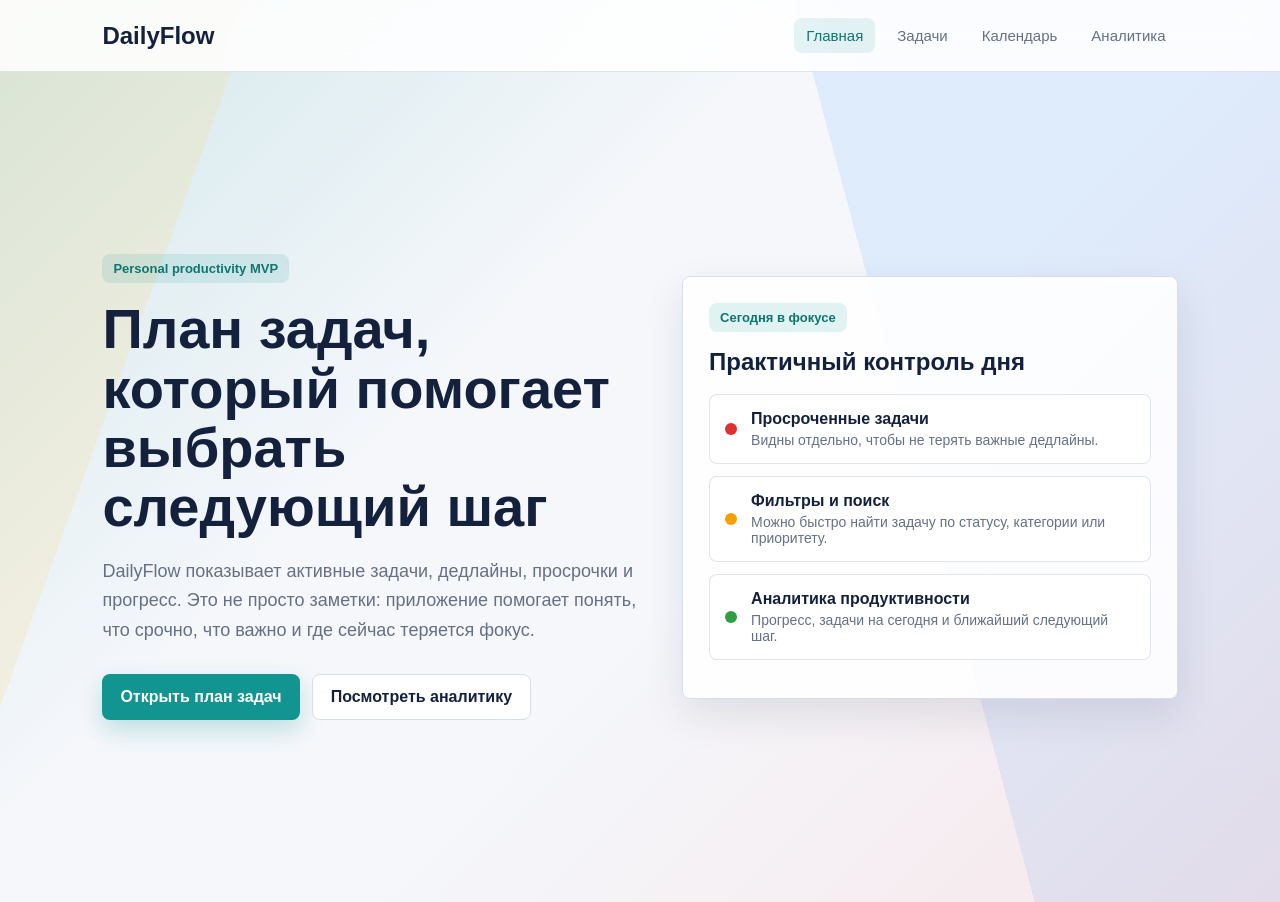
<file: index.html>
<!DOCTYPE html>
<html lang="ru">
<head>
    <meta charset="UTF-8">
    <meta name="viewport" content="width=device-width, initial-scale=1.0">
    <title>DailyFlow — управление задачами</title>
    <link rel="icon" href="data:,">
    <link rel="stylesheet" href="css/style.css">
</head>
<body>

<header class="header">
    <a class="logo" href="index.html">DailyFlow</a>

    <nav class="nav">
        <a class="active" href="index.html">Главная</a>
        <a href="tasks.html">Задачи</a>
        <a href="calendar.html">Календарь</a>
        <a href="analytics.html">Аналитика</a>
    </nav>
</header>

<main class="hero">
    <section class="hero-content">
        <p class="badge">Personal productivity MVP</p>

        <h1>План задач, который помогает выбрать следующий шаг</h1>

        <p class="hero-text">
            DailyFlow показывает активные задачи, дедлайны, просрочки и прогресс.
            Это не просто заметки: приложение помогает понять, что срочно, что важно
            и где сейчас теряется фокус.
        </p>

        <div class="hero-actions">
            <a class="button primary" href="tasks.html">Открыть план задач</a>
            <a class="button secondary" href="analytics.html">Посмотреть аналитику</a>
        </div>
    </section>

    <section class="preview-card">
        <p class="section-kicker">Сегодня в фокусе</p>
        <h2>Практичный контроль дня</h2>

        <div class="task-preview">
            <span class="dot high"></span>
            <div>
                <strong>Просроченные задачи</strong>
                <p>Видны отдельно, чтобы не терять важные дедлайны.</p>
            </div>
        </div>

        <div class="task-preview">
            <span class="dot medium"></span>
            <div>
                <strong>Фильтры и поиск</strong>
                <p>Можно быстро найти задачу по статусу, категории или приоритету.</p>
            </div>
        </div>

        <div class="task-preview">
            <span class="dot low"></span>
            <div>
                <strong>Аналитика продуктивности</strong>
                <p>Прогресс, задачи на сегодня и ближайший следующий шаг.</p>
            </div>
        </div>
    </section>
</main>

</body>
</html>
</file>
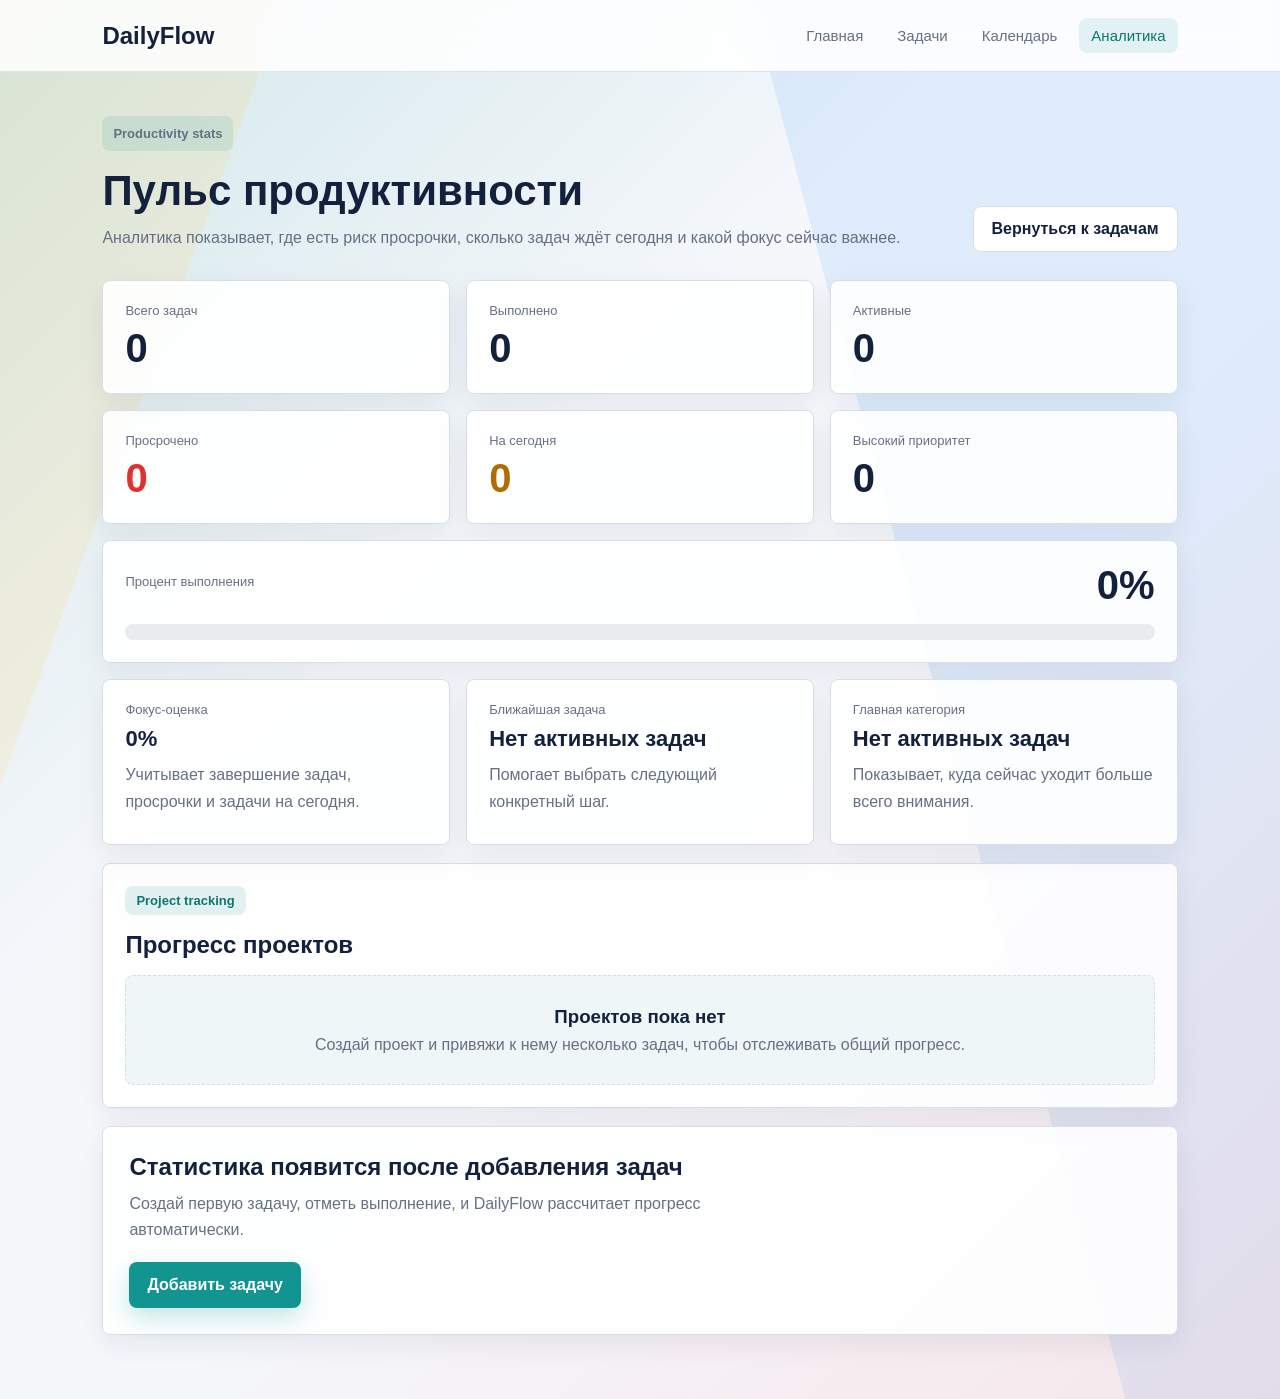
<file: analytics.html>
<!DOCTYPE html>
<html lang="ru">
<head>
    <meta charset="UTF-8">
    <meta name="viewport" content="width=device-width, initial-scale=1.0">
    <title>DailyFlow — аналитика</title>
    <link rel="icon" href="data:,">
    <link rel="stylesheet" href="css/style.css">
</head>
<body>

<header class="header">
    <a class="logo" href="index.html">DailyFlow</a>

    <nav class="nav">
        <a href="index.html">Главная</a>
        <a href="tasks.html">Задачи</a>
        <a href="calendar.html">Календарь</a>
        <a class="active" href="analytics.html">Аналитика</a>
    </nav>
</header>

<main class="page">
    <section class="page-header page-header-row">
        <div>
            <p class="badge">Productivity stats</p>
            <h1>Пульс продуктивности</h1>
            <p>Аналитика показывает, где есть риск просрочки, сколько задач ждёт сегодня и какой фокус сейчас важнее.</p>
        </div>

        <a class="button secondary" href="tasks.html">Вернуться к задачам</a>
    </section>

    <section class="analytics-layout" id="analytics">
        <article class="stat-card">
            <span>Всего задач</span>
            <strong id="totalTasks">0</strong>
        </article>

        <article class="stat-card">
            <span>Выполнено</span>
            <strong id="completedTasks">0</strong>
        </article>

        <article class="stat-card">
            <span>Активные</span>
            <strong id="activeTasks">0</strong>
        </article>

        <article class="stat-card danger-card">
            <span>Просрочено</span>
            <strong id="overdueTasks">0</strong>
        </article>

        <article class="stat-card today-card">
            <span>На сегодня</span>
            <strong id="todayTasks">0</strong>
        </article>

        <article class="stat-card">
            <span>Высокий приоритет</span>
            <strong id="highPriorityTasks">0</strong>
        </article>

        <article class="stat-card progress-card">
            <div>
                <span>Процент выполнения</span>
                <strong id="completionRate">0%</strong>
            </div>

            <div class="progress-track" aria-label="Прогресс выполнения задач">
                <div class="progress-fill" id="progressFill"></div>
            </div>
        </article>

        <article class="insight-card">
            <span>Фокус-оценка</span>
            <strong id="focusScore">0%</strong>
            <p>Учитывает завершение задач, просрочки и задачи на сегодня.</p>
        </article>

        <article class="insight-card">
            <span>Ближайшая задача</span>
            <strong id="nearestTask">Нет активных задач</strong>
            <p>Помогает выбрать следующий конкретный шаг.</p>
        </article>

        <article class="insight-card">
            <span>Главная категория</span>
            <strong id="focusCategory">Нет активных задач</strong>
            <p>Показывает, куда сейчас уходит больше всего внимания.</p>
        </article>
    </section>

    <section class="project-analytics">
        <div class="list-top">
            <div>
                <p class="section-kicker">Project tracking</p>
                <h2>Прогресс проектов</h2>
            </div>
        </div>

        <div class="project-list" id="analyticsProjectList"></div>
    </section>

    <section class="analytics-empty" id="analyticsEmpty" hidden>
        <h2>Статистика появится после добавления задач</h2>
        <p>Создай первую задачу, отметь выполнение, и DailyFlow рассчитает прогресс автоматически.</p>
        <a class="button primary" href="tasks.html">Добавить задачу</a>
    </section>
</main>

<script src="js/app.js"></script>
</body>
</html>
</file>
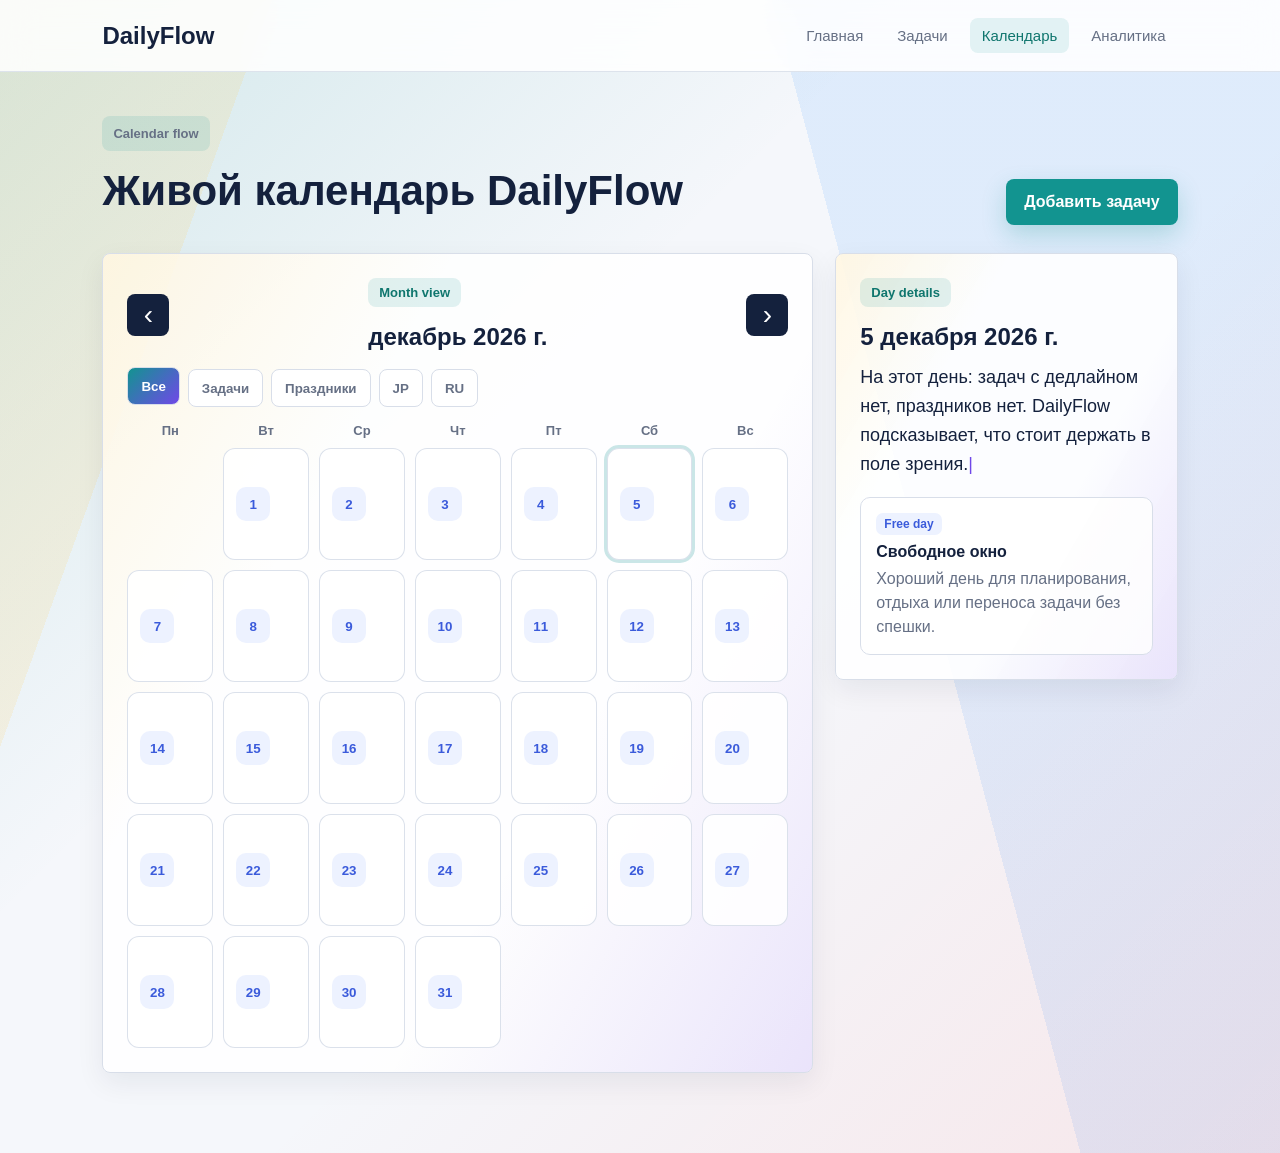
<file: calendar.html>
<!DOCTYPE html>
<html lang="ru">
<head>
    <meta charset="UTF-8">
    <meta name="viewport" content="width=device-width, initial-scale=1.0">
    <title>DailyFlow — календарь</title>
    <link rel="icon" href="data:,">
    <link rel="stylesheet" href="css/style.css">
</head>
<body>

<header class="header">
    <a class="logo" href="index.html">DailyFlow</a>

    <nav class="nav">
        <a href="index.html">Главная</a>
        <a href="tasks.html">Задачи</a>
        <a class="active" href="calendar.html">Календарь</a>
        <a href="analytics.html">Аналитика</a>
    </nav>
</header>

<main class="page calendar-page">
    <section class="page-header page-header-row">
        <div>
            <p class="badge">Calendar flow</p>
            <h1>Живой календарь DailyFlow</h1>
        </div>

        <a class="button primary" href="tasks.html">Добавить задачу</a>
    </section>

    <section class="calendar-shell">
        <div class="calendar-panel">
            <div class="calendar-toolbar">
                <button class="calendar-nav" id="prevMonth" type="button">‹</button>
                <div>
                    <p class="section-kicker">Month view</p>
                    <h2 id="calendarTitle">Месяц</h2>
                </div>
                <button class="calendar-nav" id="nextMonth" type="button">›</button>
            </div>

            <div class="calendar-tabs" aria-label="Фильтр календаря">
                <button class="calendar-tab active" data-calendar-filter="all" type="button">Все</button>
                <button class="calendar-tab" data-calendar-filter="tasks" type="button">Задачи</button>
                <button class="calendar-tab" data-calendar-filter="holidays" type="button">Праздники</button>
                <button class="calendar-tab" data-calendar-filter="jp" type="button">JP</button>
                <button class="calendar-tab" data-calendar-filter="ru" type="button">RU</button>
            </div>

            <div class="calendar-weekdays">
                <span>Пн</span>
                <span>Вт</span>
                <span>Ср</span>
                <span>Чт</span>
                <span>Пт</span>
                <span>Сб</span>
                <span>Вс</span>
            </div>

            <div class="calendar-grid" id="calendarGrid"></div>
        </div>

        <aside class="day-panel">
            <p class="section-kicker">Day details</p>
            <h2 id="selectedDayTitle">Выбери день</h2>
            <p class="typing-text" id="selectedDayText">Нажми на дату, и календарь покажет задачи, праздники и смысл дня.</p>
            <div class="day-events" id="selectedDayEvents"></div>
        </aside>
    </section>
</main>

<script src="js/app.js"></script>
</body>
</html>
</file>
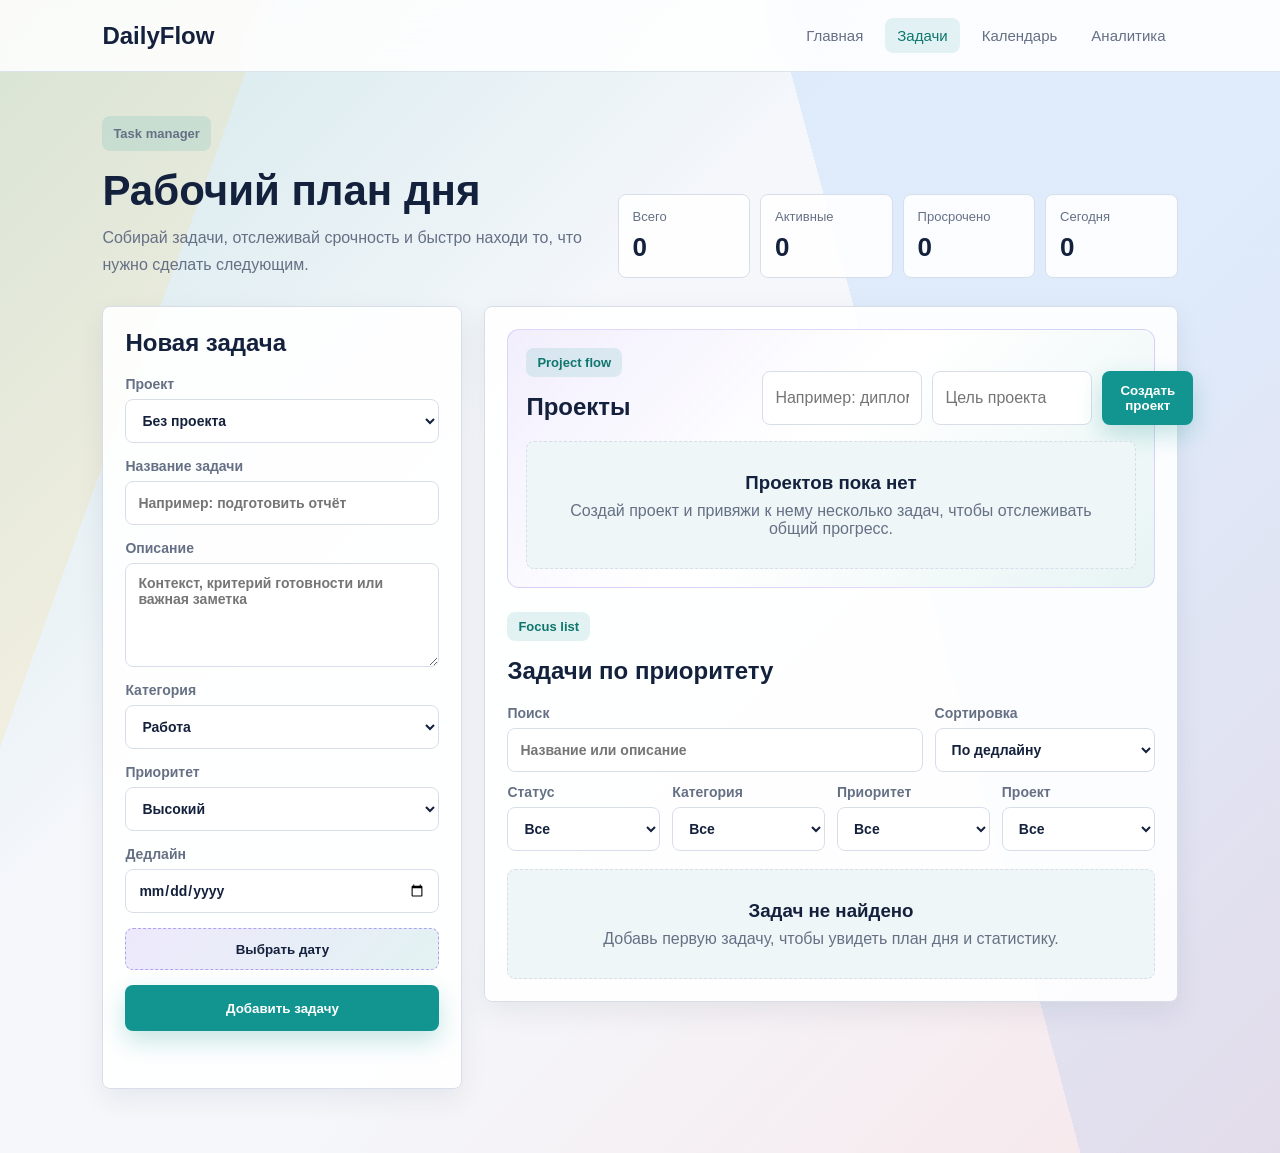
<file: tasks.html>
<!DOCTYPE html>
<html lang="ru">
<head>
    <meta charset="UTF-8">
    <meta name="viewport" content="width=device-width, initial-scale=1.0">
    <title>DailyFlow — задачи</title>
    <link rel="icon" href="data:,">
    <link rel="stylesheet" href="css/style.css">
</head>
<body>

<header class="header">
    <a class="logo" href="index.html">DailyFlow</a>

    <nav class="nav">
        <a href="index.html">Главная</a>
        <a class="active" href="tasks.html">Задачи</a>
        <a href="calendar.html">Календарь</a>
        <a href="analytics.html">Аналитика</a>
    </nav>
</header>

<main class="page">
    <section class="page-header page-header-row">
        <div>
            <p class="badge">Task manager</p>
            <h1>Рабочий план дня</h1>
            <p>Собирай задачи, отслеживай срочность и быстро находи то, что нужно сделать следующим.</p>
        </div>

        <div class="mini-stats" aria-label="Краткая статистика задач">
            <article>
                <span>Всего</span>
                <strong id="taskStatTotal">0</strong>
            </article>
            <article>
                <span>Активные</span>
                <strong id="taskStatActive">0</strong>
            </article>
            <article>
                <span>Просрочено</span>
                <strong id="taskStatOverdue">0</strong>
            </article>
            <article>
                <span>Сегодня</span>
                <strong id="taskStatToday">0</strong>
            </article>
        </div>
    </section>

    <section class="tasks-layout">
        <form class="task-form" id="taskForm">
            <h2>Новая задача</h2>

            <label>
                Проект
                <select id="taskProject">
                    <option value="">Без проекта</option>
                </select>
            </label>

            <label>
                Название задачи
                <input type="text" id="taskTitle" placeholder="Например: подготовить отчёт" required>
            </label>

            <label>
                Описание
                <textarea id="taskDescription" rows="4" placeholder="Контекст, критерий готовности или важная заметка"></textarea>
            </label>

            <label>
                Категория
                <select id="taskCategory">
                    <option value="Работа">Работа</option>
                    <option value="Учёба">Учёба</option>
                    <option value="Дом">Дом</option>
                    <option value="Здоровье">Здоровье</option>
                    <option value="Личное">Личное</option>
                </select>
            </label>

            <label>
                Приоритет
                <select id="taskPriority">
                    <option value="Высокий">Высокий</option>
                    <option value="Средний">Средний</option>
                    <option value="Низкий">Низкий</option>
                </select>
            </label>

            <label>
                Дедлайн
                <input type="date" id="taskDeadline" required>
            </label>

            <button class="date-trigger" id="openDatePicker" type="button">Выбрать дату</button>

            <div class="deadline-picker" id="deadlinePicker" hidden>
                <div class="deadline-picker-top">
                    <button class="calendar-nav" id="deadlinePrev" type="button">‹</button>
                    <strong id="deadlineTitle">Месяц</strong>
                    <button class="calendar-nav" id="deadlineNext" type="button">›</button>
                </div>
                <div class="deadline-weekdays">
                    <span>Пн</span>
                    <span>Вт</span>
                    <span>Ср</span>
                    <span>Чт</span>
                    <span>Пт</span>
                    <span>Сб</span>
                    <span>Вс</span>
                </div>
                <div class="deadline-grid" id="deadlineGrid"></div>
                <p class="deadline-hint" id="deadlineHint">Выбери день, и дата сразу попадёт в задачу.</p>
            </div>

            <button class="button primary" type="submit">Добавить задачу</button>

            <p class="form-message" id="formMessage"></p>
        </form>

        <section class="task-list-section">
            <section class="project-section">
                <div class="project-section-top">
                    <div>
                        <p class="section-kicker">Project flow</p>
                        <h2>Проекты</h2>
                    </div>

                    <form class="project-form" id="projectForm">
                        <input type="text" id="projectTitle" placeholder="Например: дипломный проект" required>
                        <input type="text" id="projectGoal" placeholder="Цель проекта">
                        <button class="button primary" type="submit">Создать проект</button>
                    </form>
                </div>

                <div class="project-list" id="projectList"></div>
            </section>

            <div class="list-top">
                <div>
                    <p class="section-kicker">Focus list</p>
                    <h2>Задачи по приоритету</h2>
                </div>
            </div>

            <div class="search-row">
                <label>
                    Поиск
                    <input type="search" id="taskSearch" placeholder="Название или описание">
                </label>

                <label>
                    Сортировка
                    <select id="taskSort">
                        <option value="deadline">По дедлайну</option>
                        <option value="priority">По приоритету</option>
                        <option value="created">Сначала новые</option>
                    </select>
                </label>
            </div>

            <div class="filters">
                <label>
                    Статус
                    <select id="taskFilter">
                        <option value="all">Все</option>
                        <option value="active">Активные</option>
                        <option value="completed">Выполненные</option>
                        <option value="overdue">Просроченные</option>
                        <option value="today">На сегодня</option>
                    </select>
                </label>

                <label>
                    Категория
                    <select id="categoryFilter">
                        <option value="all">Все</option>
                        <option value="Работа">Работа</option>
                        <option value="Учёба">Учёба</option>
                        <option value="Дом">Дом</option>
                        <option value="Здоровье">Здоровье</option>
                        <option value="Личное">Личное</option>
                    </select>
                </label>

                <label>
                    Приоритет
                    <select id="priorityFilter">
                        <option value="all">Все</option>
                        <option value="Высокий">Высокий</option>
                        <option value="Средний">Средний</option>
                        <option value="Низкий">Низкий</option>
                    </select>
                </label>

                <label>
                    Проект
                    <select id="projectFilter">
                        <option value="all">Все</option>
                        <option value="">Без проекта</option>
                    </select>
                </label>
            </div>

            <div class="task-list" id="taskList"></div>
        </section>
    </section>
</main>

<script src="js/app.js"></script>
</body>
</html>
</file>
<file: css/style.css>
:root {
    --bg: #f5f7fb;
    --surface: #ffffff;
    --surface-soft: #eef6f7;
    --ink: #14213d;
    --muted: #667085;
    --line: #d8dee9;
    --teal: #129490;
    --teal-dark: #0f766e;
    --blue: #3b5bdb;
    --green: #2f9e44;
    --amber: #f59f00;
    --red: #e03131;
    --violet: #7048e8;
    --shadow: 0 16px 40px rgba(20, 33, 61, 0.1);
}

* {
    margin: 0;
    padding: 0;
    box-sizing: border-box;
}

body {
    min-height: 100vh;
    background:
        linear-gradient(110deg, rgba(255, 209, 102, 0.16) 0 16%, transparent 16% 100%),
        linear-gradient(135deg, rgba(18, 148, 144, 0.16), transparent 38%),
        linear-gradient(315deg, rgba(255, 107, 107, 0.12), transparent 42%),
        linear-gradient(75deg, transparent 0 68%, rgba(88, 166, 255, 0.14) 68% 100%),
        var(--bg);
    color: var(--ink);
    font-family: Arial, sans-serif;
}

a {
    color: inherit;
}

.header {
    position: sticky;
    top: 0;
    z-index: 10;
    width: 100%;
    padding: 18px 8%;
    display: flex;
    justify-content: space-between;
    align-items: center;
    background: rgba(255, 255, 255, 0.86);
    border-bottom: 1px solid rgba(216, 222, 233, 0.85);
    backdrop-filter: blur(16px);
}

.logo {
    color: var(--ink);
    font-size: 24px;
    font-weight: 800;
    letter-spacing: 0;
    text-decoration: none;
}

.nav {
    display: flex;
    flex-wrap: wrap;
    gap: 10px;
}

.nav a {
    padding: 9px 12px;
    border-radius: 8px;
    color: var(--muted);
    text-decoration: none;
    font-size: 15px;
    transition: background 0.2s ease, color 0.2s ease;
}

.nav a:hover,
.nav a.active {
    background: rgba(18, 148, 144, 0.1);
    color: var(--teal-dark);
}

.hero {
    min-height: calc(100vh - 70px);
    padding: 56px 8%;
    display: grid;
    grid-template-columns: minmax(0, 1.05fr) minmax(360px, 0.95fr);
    gap: 32px;
    align-items: center;
}

.hero-content,
.preview-card,
.task-form,
.task-list-section,
.stat-card,
.insight-card,
.analytics-empty,
.mini-stats article {
    animation: fade-up 0.45s ease both;
}

.badge,
.section-kicker {
    display: inline-flex;
    width: fit-content;
    padding: 7px 11px;
    margin-bottom: 16px;
    border-radius: 8px;
    background: rgba(18, 148, 144, 0.12);
    color: var(--teal-dark);
    font-size: 13px;
    font-weight: 700;
}

.hero h1 {
    max-width: 680px;
    margin-bottom: 20px;
    color: var(--ink);
    font-size: 56px;
    line-height: 1.06;
}

.hero-text,
.page-header p,
.analytics-empty p,
.insight-card p {
    color: var(--muted);
    line-height: 1.65;
}

.hero-text {
    max-width: 580px;
    margin-bottom: 28px;
    font-size: 18px;
}

.hero-actions {
    display: flex;
    gap: 12px;
    flex-wrap: wrap;
}

.button {
    display: inline-flex;
    justify-content: center;
    align-items: center;
    min-height: 46px;
    padding: 12px 18px;
    border: 0;
    border-radius: 8px;
    text-decoration: none;
    font-weight: 700;
    cursor: pointer;
    transition: box-shadow 0.2s ease, transform 0.2s ease, background 0.2s ease;
}

.primary {
    background: var(--teal);
    color: #ffffff;
    box-shadow: 0 10px 24px rgba(18, 148, 144, 0.24);
}

.primary:hover {
    background: var(--teal-dark);
    transform: translateY(-2px);
}

.secondary {
    background: var(--surface);
    color: var(--ink);
    border: 1px solid var(--line);
}

.secondary:hover {
    box-shadow: var(--shadow);
    transform: translateY(-2px);
}

.preview-card {
    padding: 26px;
    border: 1px solid var(--line);
    border-radius: 8px;
    background: rgba(255, 255, 255, 0.88);
    box-shadow: var(--shadow);
}

.preview-card h2 {
    margin-bottom: 18px;
}

.task-preview {
    display: flex;
    gap: 14px;
    align-items: center;
    padding: 15px;
    margin-bottom: 12px;
    border: 1px solid rgba(216, 222, 233, 0.8);
    border-radius: 8px;
    background: var(--surface);
}

.task-preview p {
    margin-top: 4px;
    color: var(--muted);
    font-size: 14px;
}

.task-preview.done {
    opacity: 0.72;
}

.task-preview.done strong {
    text-decoration: line-through;
}

.dot {
    width: 12px;
    height: 12px;
    border-radius: 50%;
    flex-shrink: 0;
}

.high {
    background: var(--red);
}

.medium {
    background: var(--amber);
}

.low {
    background: var(--green);
}

.page {
    padding: 44px 8% 64px;
}

.page-header {
    margin-bottom: 28px;
}

.page-header-row {
    display: flex;
    justify-content: space-between;
    gap: 24px;
    align-items: end;
}

.page-header h1 {
    margin-bottom: 10px;
    font-size: 42px;
}

.mini-stats {
    display: grid;
    grid-template-columns: repeat(4, minmax(96px, 1fr));
    gap: 10px;
    min-width: min(560px, 100%);
}

.mini-stats article {
    padding: 14px;
    border: 1px solid var(--line);
    border-radius: 8px;
    background: rgba(255, 255, 255, 0.86);
}

.mini-stats span,
.stat-card span,
.insight-card span {
    display: block;
    margin-bottom: 8px;
    color: var(--muted);
    font-size: 13px;
}

.mini-stats strong {
    font-size: 26px;
}

.tasks-layout {
    display: grid;
    grid-template-columns: 360px minmax(0, 1fr);
    gap: 22px;
    align-items: start;
}

.task-form,
.task-list-section,
.stat-card,
.insight-card,
.analytics-empty,
.project-analytics,
.calendar-panel,
.day-panel {
    border: 1px solid var(--line);
    border-radius: 8px;
    background: rgba(255, 255, 255, 0.9);
    box-shadow: 0 10px 28px rgba(20, 33, 61, 0.07);
}

.task-form,
.task-list-section {
    padding: 22px;
}

.project-section {
    margin-bottom: 24px;
    padding: 18px;
    border: 1px solid rgba(112, 72, 232, 0.2);
    border-radius: 12px;
    background:
        linear-gradient(135deg, rgba(112, 72, 232, 0.09), transparent 45%),
        linear-gradient(315deg, rgba(18, 148, 144, 0.1), transparent 52%),
        #ffffff;
}

.project-section-top {
    display: grid;
    grid-template-columns: minmax(220px, 0.7fr) minmax(0, 1.3fr);
    gap: 16px;
    align-items: end;
    margin-bottom: 16px;
}

.project-form {
    display: grid;
    grid-template-columns: minmax(160px, 1fr) minmax(160px, 1fr) auto;
    gap: 10px;
}

.project-form input {
    min-height: 44px;
    padding: 11px 12px;
    border: 1px solid var(--line);
    border-radius: 8px;
    background: #ffffff;
    color: var(--ink);
    font: inherit;
    outline: none;
}

.project-form input:focus {
    border-color: var(--violet);
    box-shadow: 0 0 0 4px rgba(112, 72, 232, 0.12);
}

.project-list {
    display: grid;
    gap: 12px;
}

.project-card {
    display: grid;
    grid-template-columns: minmax(0, 1fr) minmax(220px, 0.8fr);
    gap: 18px;
    padding: 16px;
    border: 1px solid rgba(112, 72, 232, 0.2);
    border-radius: 12px;
    background: rgba(255, 255, 255, 0.84);
    box-shadow: 0 10px 28px rgba(112, 72, 232, 0.08);
    animation: fade-up 0.35s ease both;
}

.project-card span {
    display: inline-flex;
    width: fit-content;
    margin-bottom: 8px;
    padding: 4px 8px;
    border-radius: 7px;
    background: #f3f0ff;
    color: var(--violet);
    font-size: 12px;
    font-weight: 900;
}

.project-card h3 {
    margin-bottom: 6px;
    overflow-wrap: anywhere;
}

.project-card p {
    color: var(--muted);
    line-height: 1.5;
}

.project-progress strong {
    display: block;
    margin-bottom: 8px;
    color: var(--violet);
    font-size: 26px;
}

.mini-progress {
    height: 10px;
    margin-bottom: 8px;
}

.project-analytics {
    margin-top: 18px;
    padding: 22px;
}

.task-form {
    position: sticky;
    top: 94px;
    display: flex;
    flex-direction: column;
    gap: 15px;
}

.task-form h2,
.task-list-section h2 {
    margin-bottom: 4px;
}

.task-form label,
.filters label,
.search-row label {
    display: flex;
    flex-direction: column;
    gap: 7px;
    color: var(--muted);
    font-size: 14px;
    font-weight: 700;
}

.task-form input,
.task-form select,
.task-form textarea,
.filters select,
.search-row input,
.search-row select {
    width: 100%;
    min-height: 44px;
    padding: 11px 12px;
    border: 1px solid var(--line);
    border-radius: 8px;
    background: #ffffff;
    color: var(--ink);
    font: inherit;
    outline: none;
    transition: border-color 0.2s ease, box-shadow 0.2s ease;
}

.task-form textarea {
    min-height: 104px;
    resize: vertical;
}

.task-form input:focus,
.task-form select:focus,
.task-form textarea:focus,
.filters select:focus,
.search-row input:focus,
.search-row select:focus {
    border-color: var(--teal);
    box-shadow: 0 0 0 4px rgba(18, 148, 144, 0.12);
}

.form-message {
    min-height: 20px;
    color: var(--teal-dark);
    font-size: 14px;
}

.list-top,
.search-row,
.filters {
    display: flex;
    gap: 12px;
}

.list-top {
    justify-content: space-between;
    align-items: center;
    margin-bottom: 16px;
}

.search-row {
    display: grid;
    grid-template-columns: minmax(0, 1fr) 220px;
    margin-bottom: 12px;
}

.filters {
    display: grid;
    grid-template-columns: repeat(4, minmax(0, 1fr));
    margin-bottom: 18px;
}

.task-list {
    display: grid;
    gap: 12px;
}

.task-card {
    display: flex;
    justify-content: space-between;
    gap: 18px;
    padding: 16px;
    border: 1px solid var(--line);
    border-left: 5px solid var(--blue);
    border-radius: 8px;
    background: var(--surface);
    transition: border-color 0.2s ease, box-shadow 0.2s ease, transform 0.2s ease;
}

.task-card:hover {
    border-color: rgba(18, 148, 144, 0.45);
    box-shadow: var(--shadow);
    transform: translateY(-2px);
}

.task-card.completed {
    border-left-color: var(--green);
    opacity: 0.76;
}

.task-card.overdue {
    border-left-color: var(--red);
    background: #fff5f5;
}

.task-card.today {
    border-left-color: var(--amber);
    background: #fff9db;
}

.task-card.completed h3 {
    text-decoration: line-through;
}

.task-content {
    min-width: 0;
}

.task-card-top {
    display: flex;
    gap: 8px;
    flex-wrap: wrap;
    margin-bottom: 10px;
}

.category,
.priority,
.deadline-chip,
.project-chip {
    padding: 5px 9px;
    border-radius: 8px;
    font-size: 12px;
    font-weight: 700;
}

.category {
    background: rgba(59, 91, 219, 0.1);
    color: var(--blue);
}

.project-chip {
    background: #f3f0ff;
    color: var(--violet);
}

.priority-high {
    background: rgba(224, 49, 49, 0.11);
    color: var(--red);
}

.priority-medium {
    background: rgba(245, 159, 0, 0.14);
    color: #b26b00;
}

.priority-low {
    background: rgba(47, 158, 68, 0.12);
    color: var(--green);
}

.deadline-chip {
    background: rgba(112, 72, 232, 0.1);
    color: var(--violet);
}

.task-card h3 {
    margin-bottom: 7px;
    overflow-wrap: anywhere;
}

.task-card p {
    color: var(--muted);
    font-size: 14px;
}

.task-description {
    max-width: 680px;
    margin: 0 0 8px;
    line-height: 1.5;
}

.task-actions {
    display: flex;
    flex-direction: column;
    gap: 8px;
    min-width: 112px;
}

.small-button {
    min-height: 38px;
    padding: 9px 12px;
    border: 0;
    border-radius: 8px;
    color: #ffffff;
    cursor: pointer;
    font-weight: 700;
    transition: filter 0.2s ease, transform 0.2s ease;
}

.small-button:hover {
    filter: brightness(1.08);
    transform: translateY(-1px);
}

.complete-button {
    background: var(--blue);
}

.delete-button {
    background: var(--red);
}

.empty-state {
    padding: 30px;
    text-align: center;
    border: 1px dashed var(--line);
    border-radius: 8px;
    background: var(--surface-soft);
    color: var(--muted);
}

.empty-state h3 {
    margin-bottom: 8px;
    color: var(--ink);
}

.analytics-layout {
    display: grid;
    grid-template-columns: repeat(3, minmax(0, 1fr));
    gap: 16px;
}

.stat-card,
.insight-card {
    padding: 22px;
}

.stat-card strong {
    display: block;
    font-size: 40px;
}

.danger-card strong {
    color: var(--red);
}

.today-card strong {
    color: #b26b00;
}

.progress-card {
    grid-column: 1 / -1;
}

.progress-card > div:first-child {
    display: flex;
    justify-content: space-between;
    gap: 16px;
    align-items: center;
    margin-bottom: 16px;
}

.progress-track {
    height: 16px;
    overflow: hidden;
    border-radius: 8px;
    background: #e9ecef;
}

.progress-fill {
    width: 0;
    height: 100%;
    border-radius: inherit;
    background: linear-gradient(90deg, var(--green), var(--teal), var(--blue));
    background-size: 200% 100%;
    animation: progress-flow 2.4s ease infinite;
    transition: width 0.28s ease;
}

.date-trigger {
    min-height: 42px;
    border: 1px dashed rgba(112, 72, 232, 0.45);
    border-radius: 8px;
    background: linear-gradient(135deg, rgba(112, 72, 232, 0.12), rgba(18, 148, 144, 0.12));
    color: var(--ink);
    cursor: pointer;
    font-weight: 800;
    transition: transform 0.2s ease, box-shadow 0.2s ease;
}

.date-trigger:hover {
    box-shadow: var(--shadow);
    transform: translateY(-2px);
}

.deadline-picker {
    padding: 14px;
    border: 1px solid rgba(112, 72, 232, 0.28);
    border-radius: 8px;
    background: linear-gradient(145deg, #ffffff, #f3f0ff);
    box-shadow: var(--shadow);
    animation: pop-in 0.22s ease both;
}

.deadline-picker[hidden] {
    display: none;
}

.deadline-picker-top {
    display: flex;
    justify-content: space-between;
    align-items: center;
    margin-bottom: 12px;
}

.deadline-weekdays,
.deadline-grid {
    display: grid;
    grid-template-columns: repeat(7, 1fr);
    gap: 6px;
}

.deadline-weekdays {
    margin-bottom: 6px;
    color: var(--muted);
    font-size: 12px;
    font-weight: 800;
    text-align: center;
}

.deadline-empty,
.deadline-day {
    aspect-ratio: 1;
}

.deadline-day {
    border: 1px solid var(--line);
    border-radius: 8px;
    background: #ffffff;
    color: var(--ink);
    cursor: pointer;
    font-weight: 800;
    transition: transform 0.16s ease, background 0.16s ease, border-color 0.16s ease;
}

.deadline-day:hover,
.deadline-day.selected {
    border-color: var(--teal);
    background: var(--teal);
    color: #ffffff;
    transform: translateY(-2px) scale(1.04);
}

.deadline-day.holiday {
    box-shadow: inset 0 -4px 0 rgba(245, 159, 0, 0.42);
}

.deadline-hint {
    margin-top: 10px;
    color: var(--muted);
    font-size: 13px;
    line-height: 1.45;
}

.calendar-page {
    padding-bottom: 80px;
}

.calendar-shell {
    display: grid;
    grid-template-columns: minmax(0, 1.35fr) minmax(320px, 0.65fr);
    gap: 22px;
    align-items: start;
}

.calendar-panel,
.day-panel {
    padding: 24px;
    position: relative;
    overflow: hidden;
}

.calendar-panel::before,
.day-panel::before {
    content: "";
    position: absolute;
    inset: 0;
    pointer-events: none;
    background:
        linear-gradient(120deg, rgba(255, 209, 102, 0.18), transparent 30%),
        linear-gradient(300deg, rgba(112, 72, 232, 0.14), transparent 36%);
}

.calendar-panel > *,
.day-panel > * {
    position: relative;
}

.calendar-toolbar {
    display: flex;
    justify-content: space-between;
    gap: 16px;
    align-items: center;
    margin-bottom: 18px;
}

.calendar-nav {
    width: 42px;
    height: 42px;
    border: 0;
    border-radius: 8px;
    background: var(--ink);
    color: #ffffff;
    cursor: pointer;
    font-size: 28px;
    line-height: 1;
    transition: transform 0.18s ease, background 0.18s ease;
}

.calendar-nav:hover {
    background: var(--violet);
    transform: translateY(-2px) rotate(-3deg);
}

.calendar-tabs {
    display: flex;
    gap: 8px;
    flex-wrap: wrap;
    margin-bottom: 16px;
}

.calendar-tab {
    min-height: 38px;
    padding: 8px 13px;
    border: 1px solid var(--line);
    border-radius: 8px;
    background: #ffffff;
    color: var(--muted);
    cursor: pointer;
    font-weight: 800;
    transition: transform 0.18s ease, background 0.18s ease, color 0.18s ease;
}

.calendar-tab:hover,
.calendar-tab.active {
    background: linear-gradient(135deg, var(--teal), var(--violet));
    color: #ffffff;
    transform: translateY(-2px);
}

.calendar-weekdays,
.calendar-grid {
    display: grid;
    grid-template-columns: repeat(7, minmax(0, 1fr));
    gap: 10px;
}

.calendar-weekdays {
    margin-bottom: 10px;
    color: var(--muted);
    font-size: 13px;
    font-weight: 900;
    text-align: center;
}

.calendar-day {
    position: relative;
    min-height: 112px;
    padding: 12px;
    border: 1px solid rgba(216, 222, 233, 0.9);
    border-radius: 12px;
    background: rgba(255, 255, 255, 0.88);
    color: var(--ink);
    cursor: pointer;
    text-align: left;
    transition: transform 0.18s ease, box-shadow 0.18s ease, border-color 0.18s ease;
    animation: fade-up 0.38s ease both;
}

.calendar-day:not(.empty):hover {
    border-color: rgba(112, 72, 232, 0.45);
    box-shadow: 0 14px 32px rgba(112, 72, 232, 0.14);
    transform: translateY(-4px) scale(1.01);
}

.calendar-day.empty {
    visibility: hidden;
}

.calendar-day.current {
    outline: 3px solid rgba(18, 148, 144, 0.22);
}

.calendar-day.muted-day {
    opacity: 0.42;
}

.day-number {
    display: inline-flex;
    justify-content: center;
    align-items: center;
    width: 34px;
    height: 34px;
    border-radius: 10px;
    background: #edf2ff;
    color: var(--blue);
    font-weight: 900;
}

.day-badges {
    position: absolute;
    left: 10px;
    right: 10px;
    bottom: 10px;
    display: flex;
    gap: 5px;
    flex-wrap: wrap;
}

.day-badges i {
    padding: 4px 6px;
    border-radius: 7px;
    color: #ffffff;
    font-size: 11px;
    font-style: normal;
    font-weight: 900;
}

.task-dot {
    background: var(--blue);
}

.jp-dot {
    background: var(--red);
}

.ru-dot {
    background: var(--teal);
}

.typing-text {
    min-height: 78px;
    margin: 12px 0 18px;
    color: var(--ink);
    font-size: 18px;
    line-height: 1.6;
    overflow-wrap: anywhere;
}

.typing-text::after {
    content: "|";
    color: var(--violet);
    animation: cursor-blink 0.8s steps(2, start) infinite;
}

.day-events {
    display: grid;
    gap: 12px;
}

.day-event {
    padding: 15px;
    border: 1px solid var(--line);
    border-radius: 10px;
    background: rgba(255, 255, 255, 0.82);
}

.day-event span {
    display: inline-flex;
    margin-bottom: 8px;
    padding: 4px 8px;
    border-radius: 7px;
    background: #edf2ff;
    color: var(--blue);
    font-size: 12px;
    font-weight: 900;
}

.day-event strong {
    display: block;
    margin-bottom: 6px;
    overflow-wrap: anywhere;
}

.day-event p {
    color: var(--muted);
    line-height: 1.5;
    overflow-wrap: anywhere;
}

.holiday-jp {
    border-color: rgba(224, 49, 49, 0.32);
    background: #fff5f5;
}

.holiday-ru {
    border-color: rgba(18, 148, 144, 0.32);
    background: #e6f4f3;
}

.task-open {
    border-color: rgba(59, 91, 219, 0.34);
}

.task-done {
    border-color: rgba(47, 158, 68, 0.34);
    opacity: 0.78;
}

.insight-card {
    min-height: 166px;
}

.insight-card strong {
    display: block;
    margin-bottom: 10px;
    font-size: 22px;
    line-height: 1.25;
}

.analytics-empty {
    margin-top: 18px;
    padding: 26px;
}

.analytics-empty[hidden] {
    display: none;
}

.analytics-empty h2 {
    margin-bottom: 10px;
}

.analytics-empty p {
    max-width: 620px;
    margin-bottom: 18px;
}

@keyframes fade-up {
    from {
        opacity: 0;
        transform: translateY(12px);
    }

    to {
        opacity: 1;
        transform: translateY(0);
    }
}

@keyframes progress-flow {
    0% {
        background-position: 0 0;
    }

    50% {
        background-position: 100% 0;
    }

    100% {
        background-position: 0 0;
    }
}

@keyframes pop-in {
    from {
        opacity: 0;
        transform: translateY(-8px) scale(0.98);
    }

    to {
        opacity: 1;
        transform: translateY(0) scale(1);
    }
}

@keyframes cursor-blink {
    50% {
        opacity: 0;
    }
}

@media (max-width: 1020px) {
    .hero,
    .tasks-layout,
    .calendar-shell {
        grid-template-columns: 1fr;
    }

    .task-form {
        position: static;
    }

    .page-header-row {
        align-items: stretch;
        flex-direction: column;
    }

    .mini-stats,
    .analytics-layout {
        grid-template-columns: repeat(2, minmax(0, 1fr));
    }

    .project-section-top,
    .project-form,
    .project-card {
        grid-template-columns: 1fr;
    }

    .filters {
        grid-template-columns: repeat(2, minmax(0, 1fr));
    }

    .calendar-day {
        min-height: 92px;
    }
}

@media (max-width: 680px) {
    .header {
        padding: 16px 5%;
        align-items: flex-start;
        flex-direction: column;
        gap: 12px;
    }

    .nav {
        width: 100%;
        justify-content: space-between;
    }

    .hero,
    .page {
        padding-left: 5%;
        padding-right: 5%;
    }

    .hero {
        padding-top: 36px;
    }

    .hero h1,
    .page-header h1 {
        font-size: 34px;
    }

    .hero-actions,
    .search-row,
    .filters,
    .project-form,
    .progress-card > div:first-child {
        grid-template-columns: 1fr;
        flex-direction: column;
    }

    .mini-stats,
    .analytics-layout,
    .calendar-weekdays,
    .calendar-grid {
        grid-template-columns: 1fr;
    }

    .calendar-weekdays {
        display: none;
    }

    .calendar-day.empty {
        display: none;
    }

    .calendar-day {
        min-height: 86px;
    }

    .task-form,
    .task-list-section,
    .stat-card,
    .insight-card {
        padding: 18px;
    }

    .task-card {
        flex-direction: column;
    }

    .task-actions {
        display: grid;
        grid-template-columns: 1fr 1fr;
        min-width: 0;
    }
}
</file>
